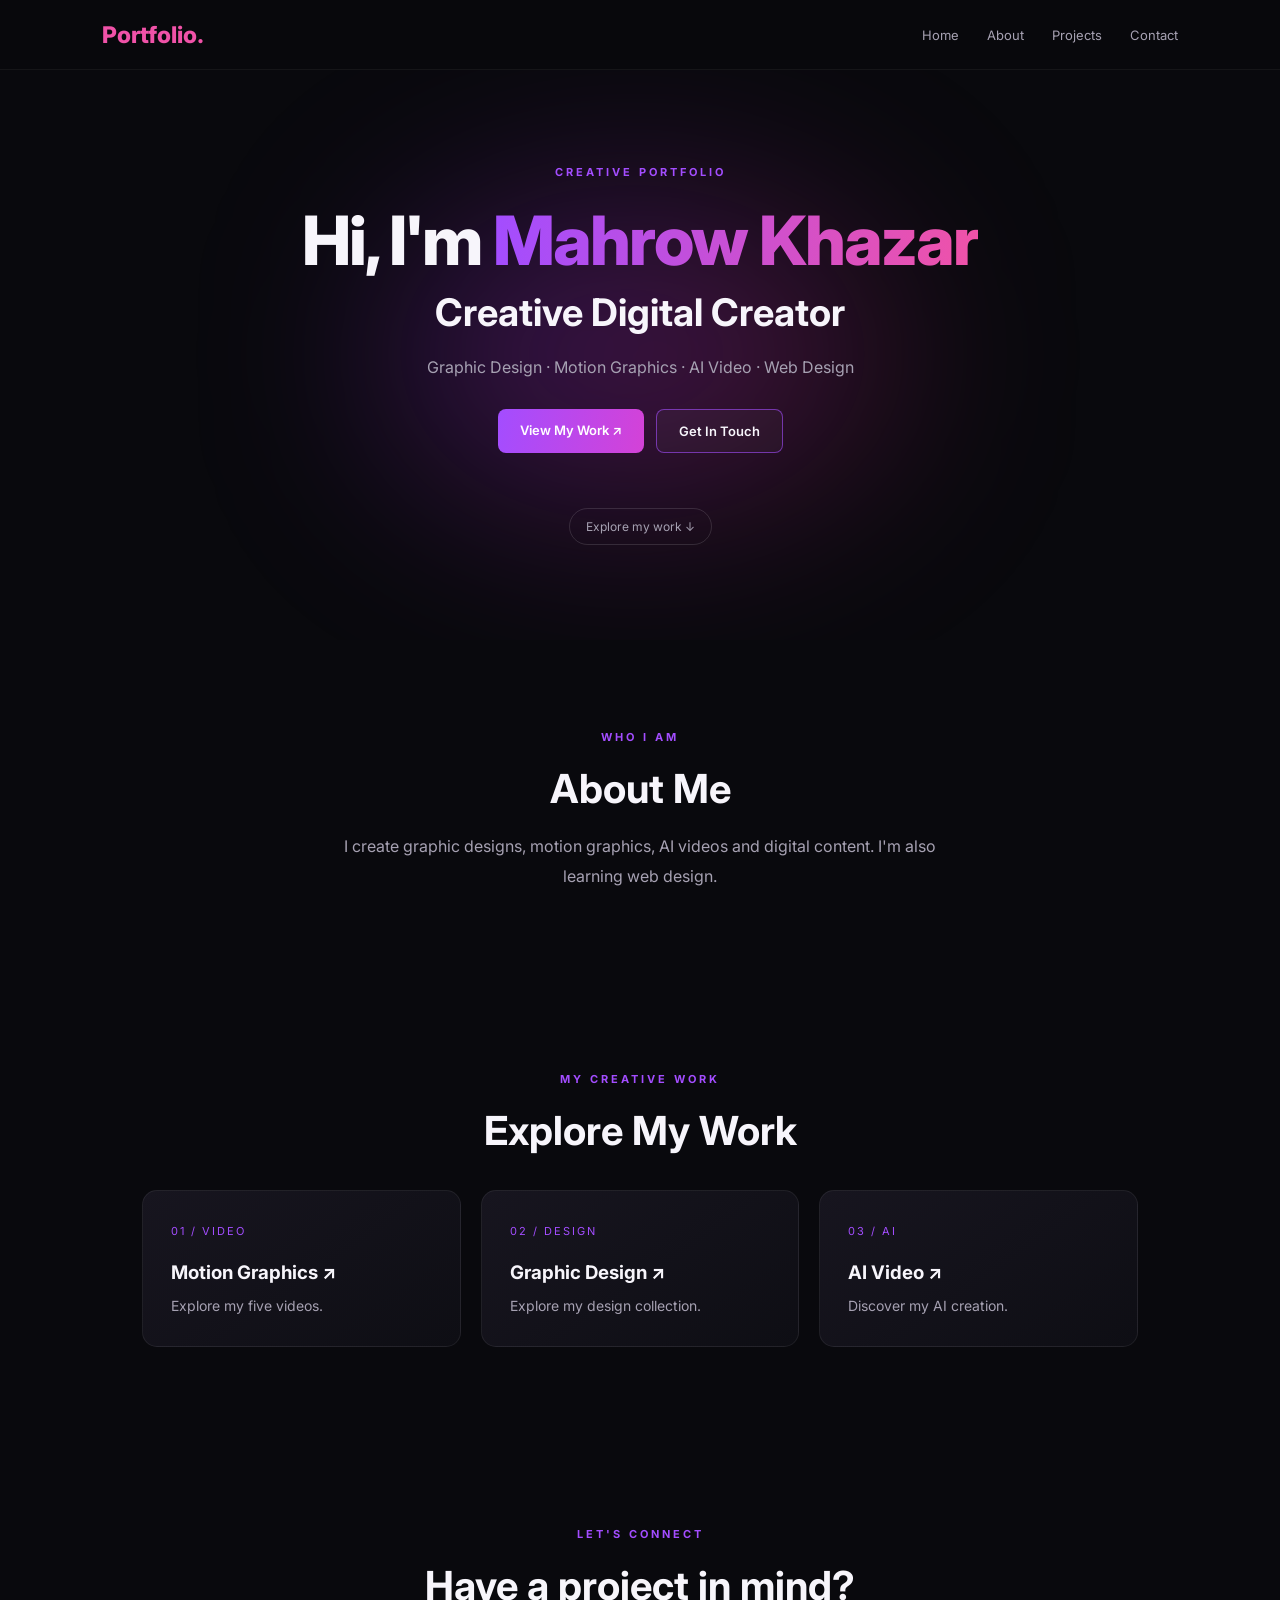
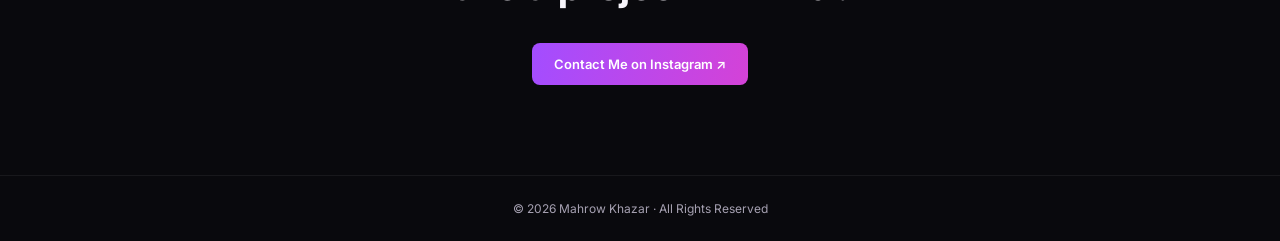
<file: index.html>
<!DOCTYPE html>
<html lang="en">
<head>
  <meta charset="UTF-8">
  <meta name="viewport" content="width=device-width, initial-scale=1">
  <title>My Portfolio</title>
  <link rel="stylesheet" href="style.css">
</head>
<body>
  <nav class="navbar">
    <a class="logo" href="index.html">Portfolio.</a>
    <div class="nav-links">
      <a href="index.html">Home</a>
      <a href="#about">About</a>
      <a href="#projects">Projects</a>
      <a href="#contact">Contact</a>
    </div>
  </nav>

  <section class="hero">
    <div class="glow"></div>
    <div class="hero-content">
      <p class="welcome">CREATIVE PORTFOLIO</p>
      <h1>Hi, I'm <span>Mahrow Khazar</span></h1>
      <h2>Creative Digital Creator</h2>
      <p class="description">
        Graphic Design · Motion Graphics · AI Video · Web Design
      </p>
      <div class="buttons">
        <a class="btn primary" href="#projects">View My Work ↗</a>
        <a class="btn secondary" href="#contact">Get In Touch</a>
      </div>
      <a class="scroll" href="#projects">Explore my work ↓</a>
    </div>
  </section>

  <section id="about" class="info-section">
    <p class="eyebrow">WHO I AM</p>
    <h2>About Me</h2>
    <p>
      I create graphic designs, motion graphics, AI videos
      and digital content. I'm also learning web design.
    </p>
  </section>

  <section id="projects" class="info-section">
    <p class="eyebrow">MY CREATIVE WORK</p>
    <h2>Explore My Work</h2>
    <div class="project-grid">
      <a class="project-card" href="motion.html">
        <span>01 / VIDEO</span>
        <h3>Motion Graphics ↗</h3>
        <p>Explore my five videos.</p>
      </a>
      <a class="project-card" href="design.html">
        <span>02 / DESIGN</span>
        <h3>Graphic Design ↗</h3>
        <p>Explore my design collection.</p>
      </a>
      <a class="project-card" href="ai.html">
        <span>03 / AI</span>
        <h3>AI Video ↗</h3>
        <p>Discover my AI creation.</p>
      </a>
    </div>
  </section>

  <section id="contact" class="info-section contact">
    <p class="eyebrow">LET'S CONNECT</p>
    <h2>Have a project in mind?</h2>
    <a class="btn primary"
       href="https://instagram.com/mahrow397?psln=a2txZG53N3B5cDE5"
       target="_blank" rel="noopener">
      Contact Me on Instagram ↗
    </a>
  </section>

  <footer>© 2026 Mahrow Khazar · All Rights Reserved</footer>
  
  <script src="script.js"></script>

</body>
</html>
</file>
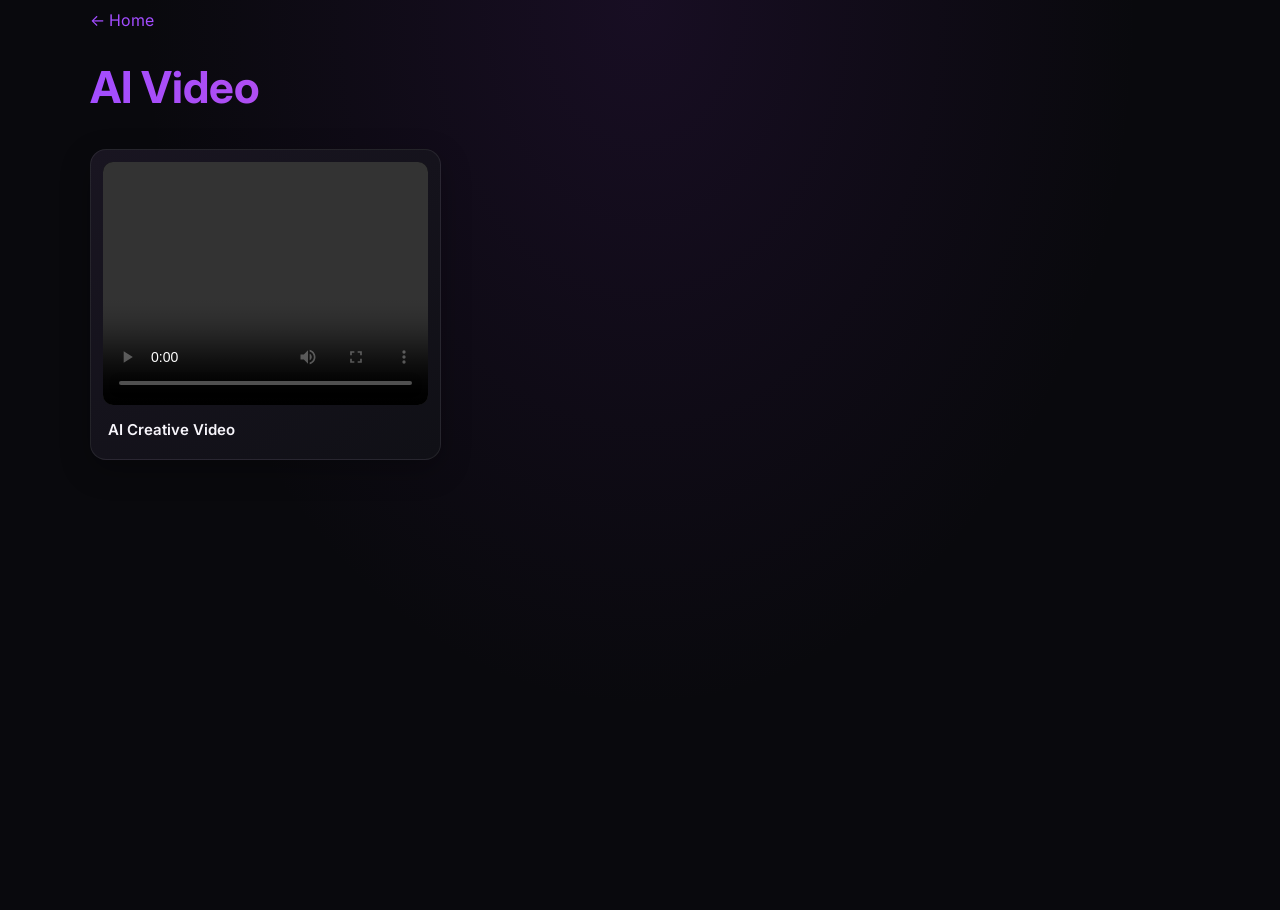
<file: ai.html>
<!DOCTYPE html>
<html lang="en">
<head>
  <meta charset="UTF-8">
  <meta name="viewport" content="width=device-width, initial-scale=1">
  <title>AI Video</title>
  <link rel="stylesheet" href="style.css">
</head>
<body>
  <a class="back" href="index.html">← Home</a>
  <h1>AI Video</h1>

  <main class="gallery">
    <article>
      <video controls preload="metadata" src="ai video_1.mp4"></video>
      <h3>AI Creative Video</h3>
    </article>
  </main>
</body>
</html>
</file>
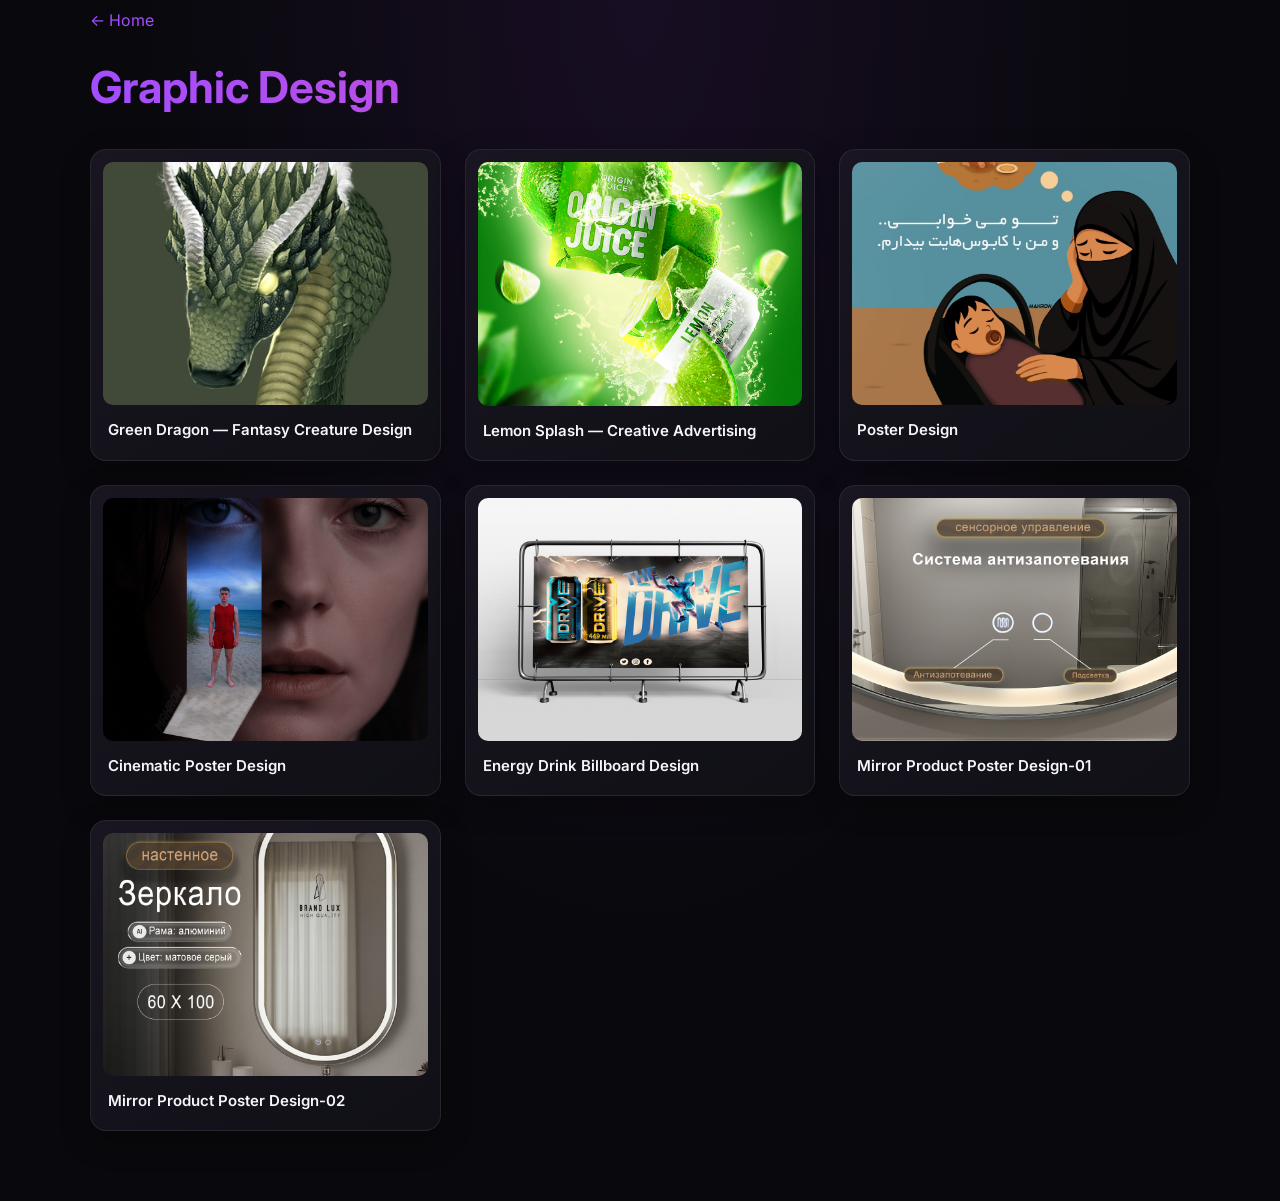
<file: design.html>
<!DOCTYPE html>
<html lang="en">
<head>
  <meta charset="UTF-8">
  <meta name="viewport" content="width=device-width, initial-scale=1">
  <title>Graphic Design</title>
  <link rel="stylesheet" href="style.css">
</head>
<body>
  <a class="back" href="index.html">← Home</a>
  <h1>Graphic Design</h1>

  <main class="gallery">
    <article><img src="green dragon (2).jpg" alt="Design 1" onclick="openImage(this)"><h3>Green Dragon — Fantasy Creature Design</h3></article>
    <article><img src="lemon.png" alt="Design 2" onclick="openImage(this)"><h3>Lemon Splash — Creative Advertising</h3></article>
    <article><img src="photo_2026-10-12_21-31-28.jpg" alt="Design 3" onclick="openImage(this)"><h3>Poster Design</h3></article>
    <article><img src="cinamtic.jpg" alt="Design 4" onclick="openImage(this)"><h3>Cinematic Poster Design</h3></article>
    <article><img src="banner mockup 1.jpg" alt="Design 5" onclick="openImage(this)"><h3>Energy Drink Billboard Design</h3></article>
    <article><img src="mirror1.jpg" alt="Design 6" onclick="openImage(this)"><h3>Mirror Product Poster Design-01</h3></article>
    <article><img src="mirro2.jpg" alt="Design 7" onclick="openImage(this)"><h3>Mirror Product Poster Design-02</h3></article>
  </main>

  <div id="lightbox" onclick="this.style.display='none'">
    <span>×</span>
    <img id="largeImage" alt="Full size design">
  </div>

  <script src="script.js"></script>
</body>
</html>
</file>
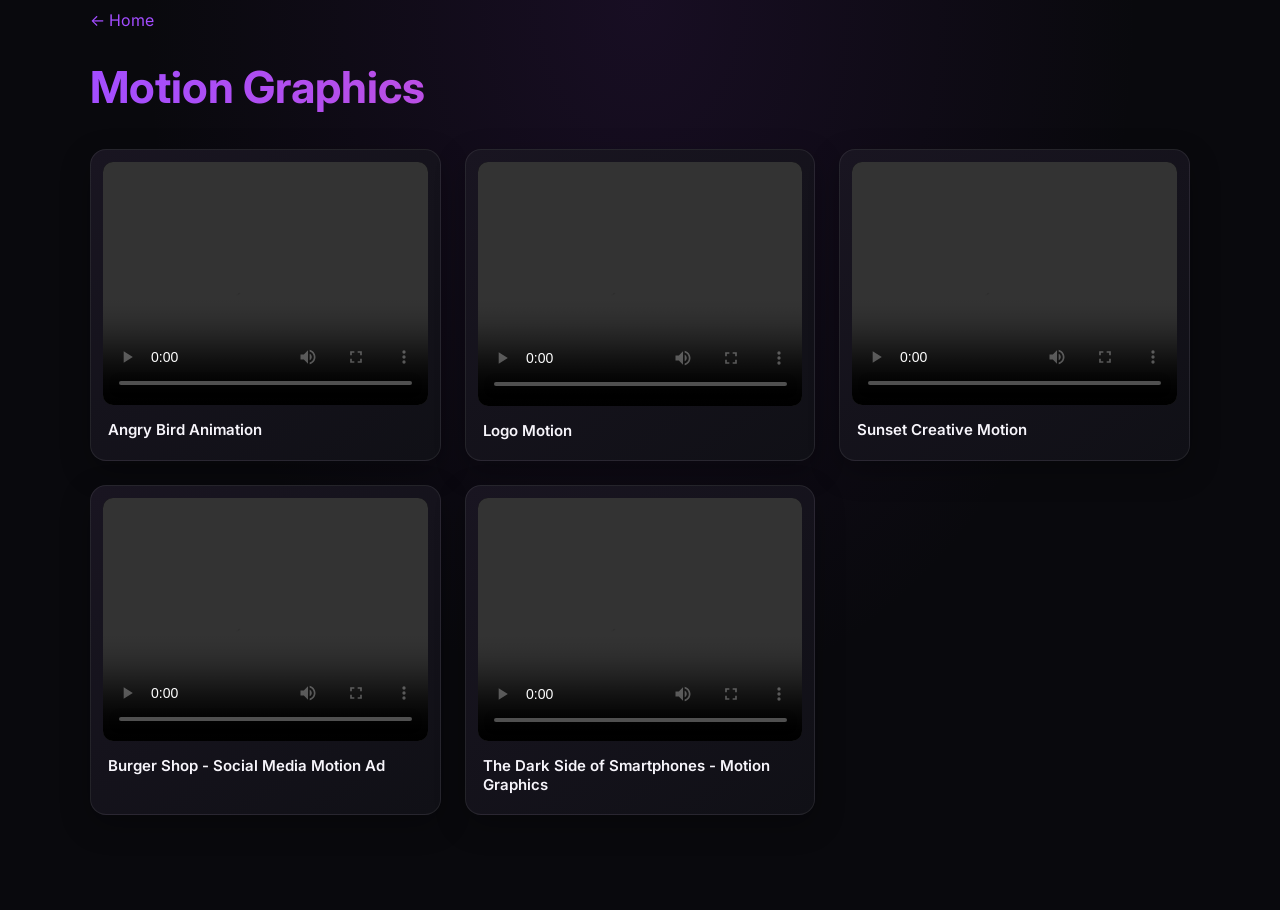
<file: motion.html>
<!DOCTYPE html>
<html lang="en">
<head>
  <meta charset="UTF-8">
  <meta name="viewport" content="width=device-width, initial-scale=1">
  <title>Motion Graphics</title>
  <link rel="stylesheet" href="style.css">
</head>
<body>
  <a class="back" href="index.html">← Home</a>
  <h1>Motion Graphics</h1>

  <main class="gallery">
    <article>
      <video controls preload="metadata" src="angry bird animation.mp4"></video>
      <h3>Angry Bird Animation</h3>
    </article>
    <article>
      <video controls preload="metadata" src="logo motio.mp4"></video>
      <h3>Logo Motion</h3>
    </article>
    <article>
      <video controls preload="metadata" src="sunset_11111.mp4"></video>
      <h3>Sunset Creative Motion</h3>
    </article>
    <article>
      <video controls preload="metadata" src="tamrin 9 burger_1.mp4"></video>
      <h3>Burger Shop - Social Media Motion Ad</h3>
    </article>
    <article>
      <video controls preload="metadata" src="ضررهای مبایل Mobile .mp4"></video>
      <h3>The Dark Side of Smartphones - Motion Graphics</h3>
    </article>
  </main>
</body>
</html>
</file>
<file: style.css>
@import url('https://fonts.googleapis.com/css2?family=Inter:wght@400;500;600;700;800&display=swap');

:root {
  --bg: #09090d;
  --card: #111117;
  --text: #f7f5fb;
  --muted: #a6a1b2;
  --purple: #a34dff;
  --pink: #f052a8;
}

* {
  box-sizing: border-box;
  margin: 0;
  padding: 0;
}

html {
  scroll-behavior: smooth;
  scroll-padding-top: 80px;
}

body {
  background: var(--bg);
  color: var(--text);
  font-family: Inter, Arial, sans-serif;
}

a {
  color: inherit;
  text-decoration: none;
}

.navbar {
  height: 70px;
  padding: 0 8%;
  display: flex;
  align-items: center;
  justify-content: space-between;
  border-bottom: 1px solid #ffffff0d;
  background: #09090df2;
  position: sticky;
  top: 0;
  z-index: 5;
}

.logo {
  font-size: 23px;
  font-weight: 800;
  color: var(--pink);
}

.nav-links {
  display: flex;
  gap: 28px;
}

.nav-links a {
  font-size: 13px;
  color: var(--muted);
  transition: color .2s;
}

.nav-links a:hover {
  color: white;
}

.hero {
  min-height: 570px;
  padding: 80px 20px;
  display: flex;
  align-items: center;
  justify-content: center;
  text-align: center;
  position: relative;
  overflow: hidden;
}

.glow {
  position: absolute;
  width: 500px;
  height: 300px;
  background: linear-gradient(120deg, #912cff55, #f02d7740);
  filter: blur(100px);
  border-radius: 50%;
  pointer-events: none;
}

.hero-content {
  position: relative;
  z-index: 1;
}

.welcome, .eyebrow {
  color: var(--purple);
  letter-spacing: 3px;
  font-size: 11px;
  font-weight: 700;
  margin-bottom: 20px;
}

.hero h1 {
  font-size: clamp(38px, 7vw, 68px);
  font-weight: 800;
  letter-spacing: -2px;
}

.hero h1 span {
  background: linear-gradient(90deg, var(--purple), var(--pink));
  color: transparent;
  background-clip: text;
  -webkit-background-clip: text;
}

.hero h2 {
  font-size: clamp(24px, 4vw, 38px);
  margin-top: 8px;
}

.description {
  color: var(--muted);
  margin-top: 18px;
  line-height: 1.8;
}

.buttons {
  display: flex;
  justify-content: center;
  flex-wrap: wrap;
  gap: 12px;
  margin-top: 28px;
}

.btn {
  display: inline-block;
  padding: 13px 22px;
  border-radius: 8px;
  font-size: 13px;
  font-weight: 600;
  transition: transform .2s, box-shadow .2s;
}

.btn:hover {
  transform: translateY(-3px);
  box-shadow: 0 5px 25px #a34dff40;
}

.primary {
  background: linear-gradient(100deg, #a34dff, #d442d7);
  color: white;
}

.secondary {
  border: 1px solid #a34dff99;
  background: #ffffff08;
}

.scroll {
  display: block;
  width: fit-content;
  margin: 55px auto 0;
  padding: 10px 16px;
  border: 1px solid #ffffff20;
  border-radius: 30px;
  font-size: 12px;
  color: var(--muted);
}

.info-section {
  padding: 90px 8%;
  text-align: center;
  max-width: 1200px;
  margin: auto;
}

.info-section h2 {
  font-size: clamp(28px, 4vw, 40px);
  margin-bottom: 18px;
}

.info-section > p:not(.eyebrow) {
  max-width: 650px;
  margin: auto;
  color: var(--muted);
  line-height: 1.9;
}

.project-grid {
  display: grid;
  grid-template-columns: repeat(3, minmax(0, 1fr));
  gap: 20px;
  margin-top: 35px;
  text-align: left;
}

.project-card {
  padding: 28px;
  background: linear-gradient(145deg, #17151f, #0e0e14);
  border: 1px solid #ffffff12;
  border-radius: 15px;
  transition: .25s;
}

.project-card:hover {
  transform: translateY(-6px);
  border-color: var(--purple);
}

.project-card span {
  color: var(--purple);
  font-size: 11px;
  letter-spacing: 2px;
}

.project-card h3 {
  margin: 22px 0 10px;
}

.project-card p {
  color: var(--muted);
  font-size: 14px;
  line-height: 1.7;
}

.contact .btn {
  margin-top: 15px;
}

footer {
  padding: 25px;
  text-align: center;
  color: var(--muted);
  font-size: 12px;
  border-top: 1px solid #ffffff10;
}

@media (max-width: 650px) {
  .navbar {
    padding: 0 5%;
  }

  .nav-links {
    gap: 12px;
  }

  .nav-links a {
    font-size: 11px;
  }

  .hero {
    min-height: 530px;
  }

  .project-grid {
    grid-template-columns: 1fr;
  }

  .info-section {
    padding: 65px 6%;
  }
}
.back {
  display: inline-block;
  margin: 10px 0 30px;
  color: var(--purple);
}

body > h1 {
  margin-bottom: 30px;
}
/* Portfolio gallery */
body:has(.gallery) {
  min-height: 100vh;
  background:
    radial-gradient(ellipse at 50% 0%, #51207835, transparent 55%),
    #09090d;
}

.gallery {
  width: min(1100px, 100%);
  margin: 35px auto 70px;
  display: grid;
  grid-template-columns: repeat(3, minmax(0, 1fr));
  gap: 24px;
}

.gallery article {
  min-width: 0;
  padding: 12px;
  overflow: hidden;
  background: linear-gradient(145deg, #191521, #101016);
  border: 1px solid #ffffff14;
  border-radius: 16px;
  box-shadow: 0 10px 30px #0004;
  transition: transform .25s, border-color .25s;
}

.gallery article:hover {
  transform: translateY(-5px);
  border-color: #a34dff99;
}

.gallery img,
.gallery video {
  width: 100%;
  aspect-ratio: 4 / 3;
  object-fit: cover;
  display: block;
  border-radius: 10px;
  background: #050507;
}

.gallery video {
  object-fit: contain;
}

.gallery h3 {
  padding: 15px 5px 8px;
  font-size: 15px;
  font-weight: 600;
  color: #f7f5fb;
}

body:has(.gallery) > h1 {
  width: min(1100px, 100%);
  margin: 15px auto;
  font-size: clamp(30px, 5vw, 44px);
  background: linear-gradient(90deg, #a34dff, #f052a8);
  color: transparent;
  background-clip: text;
  -webkit-background-clip: text;
}

body:has(.gallery) > .back {
  display: block;
  width: min(1100px, 100%);
  margin: 10px auto 30px;
}

#lightbox {
  backdrop-filter: blur(12px);
}

#lightbox img {
  object-fit: contain;
  border-radius: 12px;
  box-shadow: 0 0 50px #a34dff30;
}

@media (max-width: 800px) {
  .gallery {
    grid-template-columns: repeat(2, minmax(0, 1fr));
    gap: 16px;
  }
}

@media (max-width: 500px) {
  body {
    padding: 20px;
  }

  .gallery {
    grid-template-columns: 1fr;
    gap: 18px;
  }
}
#lightbox {
  display: none;
  position: fixed;
  inset: 0;
  background: rgba(0, 0, 0, 0.95);
  justify-content: center;
  align-items: center;
  z-index: 9999;
}

#largeImage {
  max-width: 95vw;
  max-height: 95vh;
  width: auto;
  height: auto;
  object-fit: contain;
}
</file>
